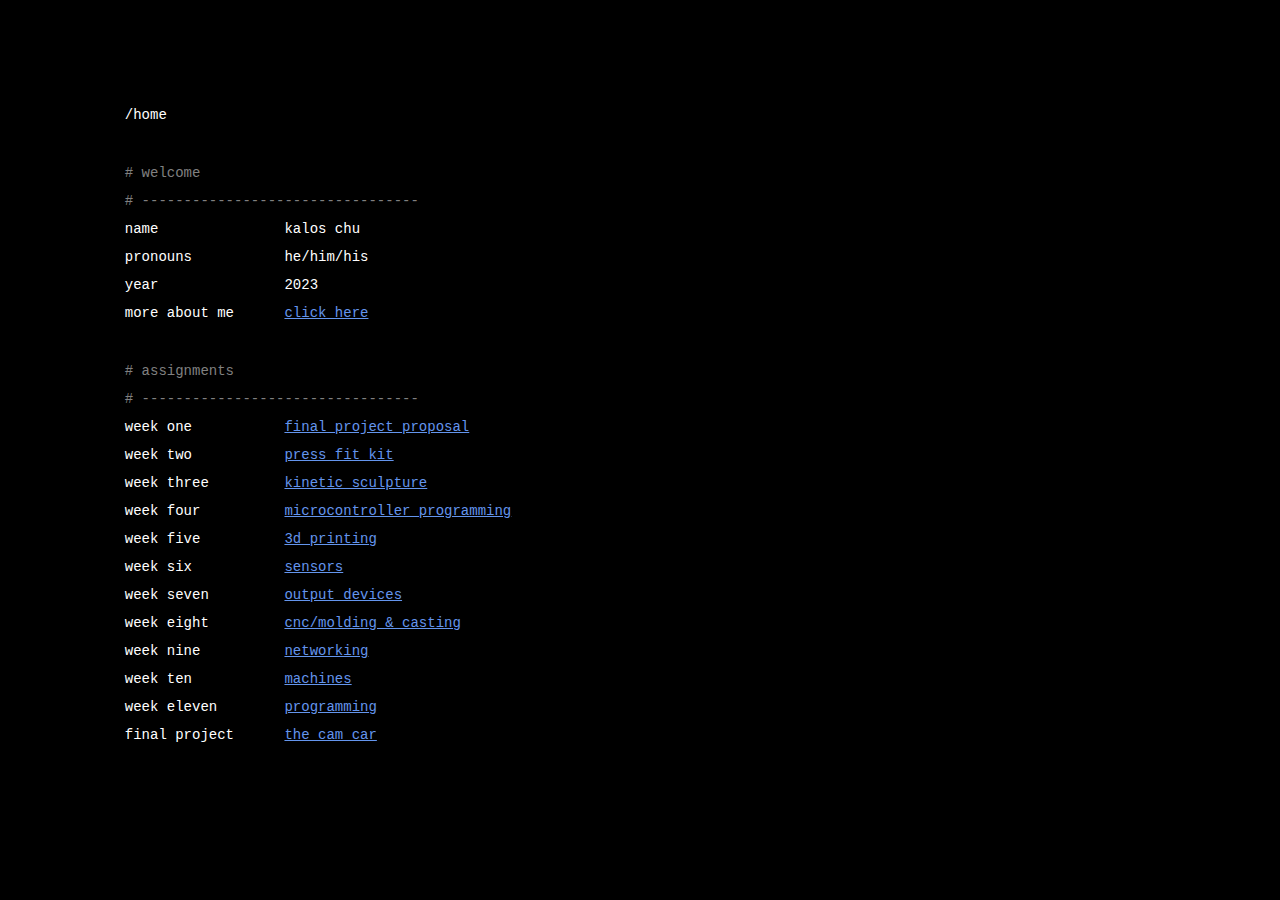
<file: index.html>
<!DOCTYPE html>
<html lang="en">

<head>
  <link rel="preconnect" href="https://fonts.googleapis.com"> 
  <link rel="preconnect" href="https://fonts.gstatic.com" crossorigin> 
  <link href="https://fonts.googleapis.com/css2?family=Roboto+Mono&display=swap" rel="stylesheet">
</head>

<body bgcolor=#000000>
  <div>
    <pre>
  /home
    </pre>
  </div>
<div>
  <pre style="color:gray">
  # welcome
  </pre>
  <pre style="color:gray">
  # ---------------------------------
  </pre>
  <pre>
  name               kalos chu
  </pre>
  <pre>
  pronouns           he/him/his
  </pre>
  <pre>
  year               2023
  </pre>
  <pre>
  more about me      <a href="about.html">click here</a>
    </pre>
</div>
<div>
  <pre style="color:gray">
  # assignments
  </pre>
  <pre style="color:gray">
  # ---------------------------------
  </pre>
  <pre>
  week one           <a href="week1.html">final project proposal</a>
  </pre>
  <pre>
  week two           <a href="week2.html">press fit kit</a> 
  </pre>
  <pre>
  week three         <a href="week3.html">kinetic sculpture</a> 
  </pre>
  <pre>
  week four          <a href="week4.html">microcontroller programming</a> 
  </pre>
  <pre>
  week five          <a href="week5.html">3d printing</a> 
  </pre>
  <pre>
  week six           <a href="week6.html">sensors</a> 
  </pre>
  <pre>
  week seven         <a href="week7.html">output devices</a> 
  </pre>
  <pre>
  week eight         <a href="week8.html">cnc/molding & casting</a> 
  </pre>
  <pre>
  week nine          <a href="week9.html">networking</a> 
  </pre>
  <pre>
  week ten           <a href="week10.html">machines</a> 
  </pre>
  <pre>
  week eleven        <a href="week11.html">programming</a> 
  </pre>
  <pre>
  final project      <a href="finalproject.html">the cam car</a> 
  </pre>
</div>
</body>

<link rel="stylesheet" href="style.css">



</html>
</file>
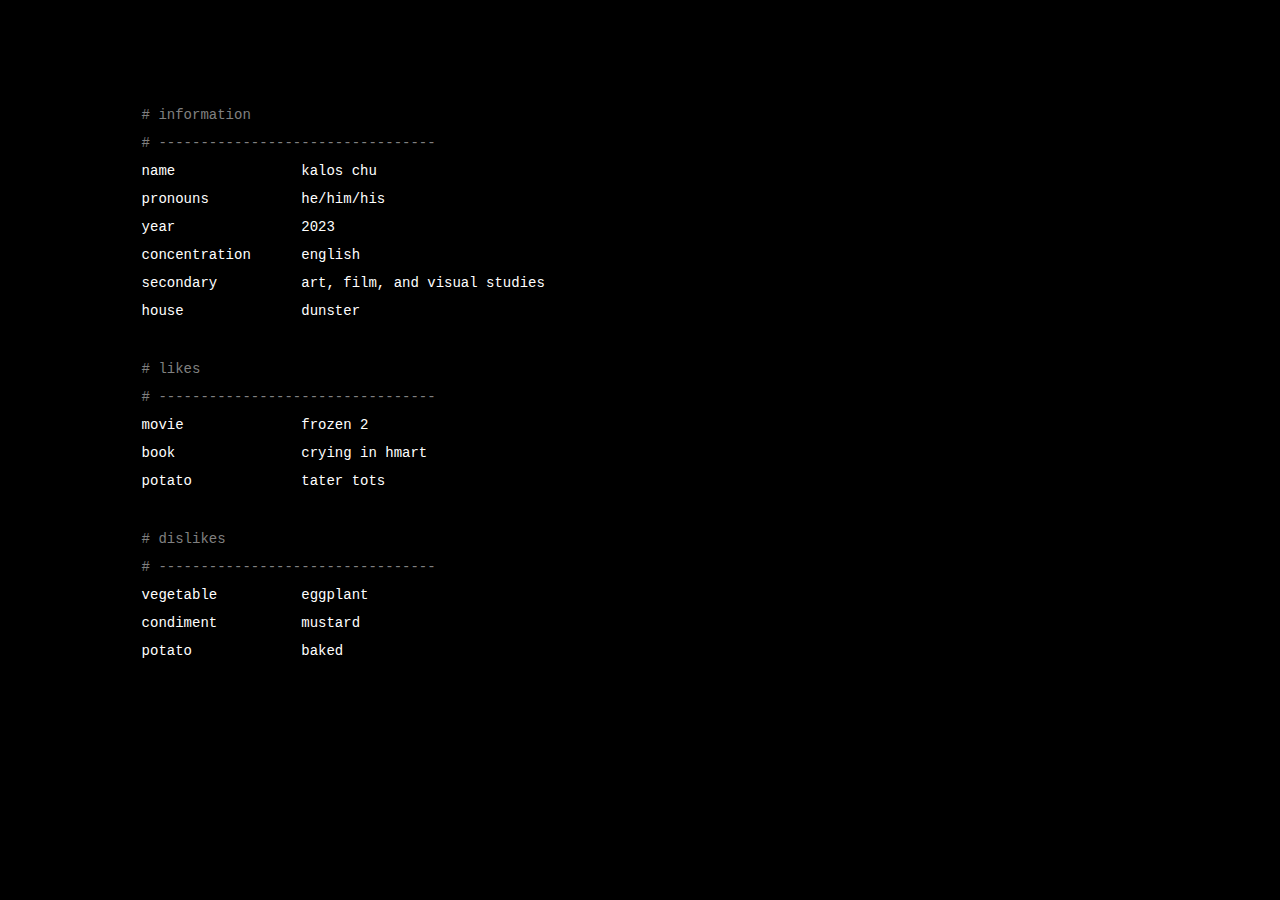
<file: about.html>
<!DOCTYPE html>
<html lang="en">

<head>
  <link rel="preconnect" href="https://fonts.googleapis.com"> 
<link rel="preconnect" href="https://fonts.gstatic.com" crossorigin> 
<link href="https://fonts.googleapis.com/css2?family=Roboto+Mono&display=swap" rel="stylesheet">
</head>

<body bgcolor=#000000>
  <div>
    <pre style="color:gray">
    # information
    </pre>
    <pre style="color:gray">
    # ---------------------------------
    </pre>
    <pre>
    name               kalos chu
    </pre>
    <pre>
    pronouns           he/him/his
    </pre>
    <pre>
    year               2023
    </pre>
    <pre>
    concentration      english
    </pre>
    <pre>
    secondary          art, film, and visual studies
    </pre>
    <pre>
    house              dunster
    </pre>
  </div>
  <div>
    <pre style="color:gray">
    # likes
    </pre>
    <pre style="color:gray">
    # ---------------------------------
    </pre>
    <pre>
    movie              frozen 2
    </pre>
    <pre>
    book               crying in hmart
    </pre>
    <pre>
    potato             tater tots
    </pre>

  </div>
  <div>
    <pre style="color:gray">
    # dislikes
    </pre>
    <pre style="color:gray">
    # ---------------------------------
    </pre>
    <pre>
    vegetable          eggplant
    </pre>
    <pre>
    condiment          mustard
    </pre>
    <pre>
    potato             baked
    </pre>

  </div>
</body>

<link rel="stylesheet" href="style.css">

</html>
</file>
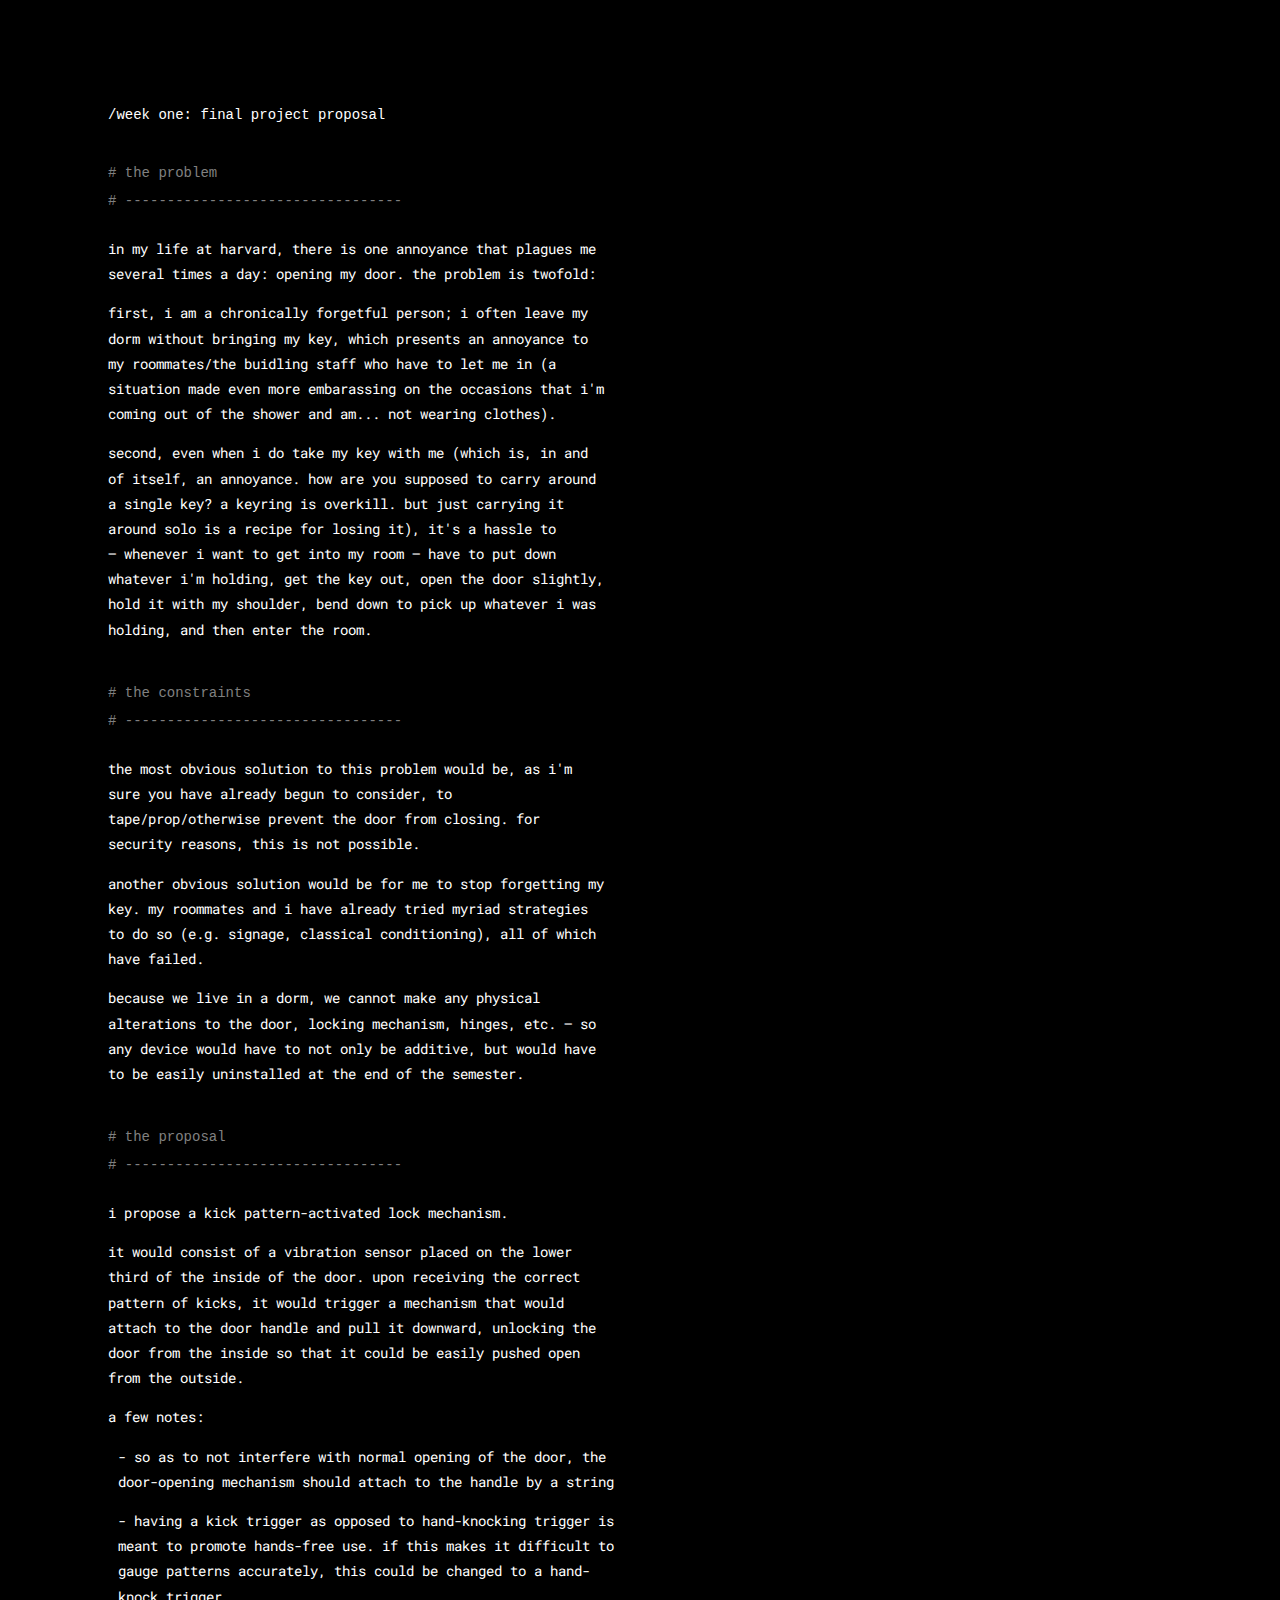
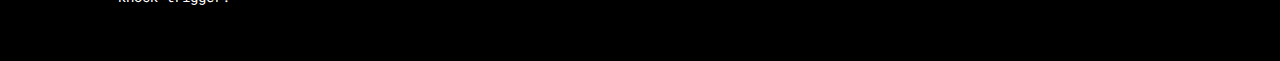
<file: week1.html>
<!DOCTYPE html>
<html lang="en">

<head>
  <link rel="preconnect" href="https://fonts.googleapis.com"> 
<link rel="preconnect" href="https://fonts.gstatic.com" crossorigin> 
<link href="https://fonts.googleapis.com/css2?family=Roboto+Mono&display=swap" rel="stylesheet">
</head>

<body bgcolor=#000000>
  
  <div>
    <pre>
/week one: final project proposal
    </pre>
  </div>
  

  
  <div>
    <pre style="color:gray">
# the problem
    </pre>
    <pre style="color:gray">
# ---------------------------------
  </pre>
    <p>
in my life at harvard, there is one annoyance that plagues me
several times a day: opening my door. the problem is twofold:
</p>

<p>first, i am a chronically forgetful person; i often leave my dorm
without bringing my key, which presents an annoyance to my roommates/the buidling staff who have to
let me in (a situation made even more embarassing on the occasions 
that i'm coming out of the shower and am... not wearing clothes).
</p>
<p>
second, even when i do take my key with me (which is, in and of itself, an annoyance. how are you supposed to carry 
around a single key? a keyring is overkill. but just carrying it around solo is a recipe for losing it), it's
a hassle to — whenever i want to get into my room — have to put down whatever i'm holding, 
get the key out, open the door slightly, hold it with my shoulder,
bend down to pick up whatever i was holding, and then enter the room.


    </p>
  
  </div>
  <div>
    <pre style="color:gray">
# the constraints
    </pre>
    <pre style="color:gray">
# ---------------------------------
  </pre>
    <p>
the most obvious solution to this problem would be, 
as i'm sure you have already begun to consider, to 
tape/prop/otherwise prevent the door from closing.
for security reasons, this is not possible. 
</p>

<p>
another obvious solution would be for me to stop forgetting my 
key. my roommates and i have already tried myriad strategies to do so (e.g.
signage, classical conditioning), all of which have failed.
</p>
<p>
because we live in a dorm, we cannot make any physical alterations 
to the door, locking mechanism, hinges, etc. — so any device 
would have to not only be additive, but would have to be easily uninstalled
at the end of the semester. 


    </p>
  
  </div>

  <div>
    <pre style="color:gray">
# the proposal
    </pre>
    <pre style="color:gray">
# ---------------------------------
  </pre>
    <p>
i propose a kick pattern-activated lock mechanism.
</p>

<p>
it would consist of a vibration sensor placed on the lower third of the 
inside of the door. upon receiving the correct pattern of kicks,
it would trigger a mechanism that would attach to the door handle and pull it downward,
unlocking the door from the inside so that it could be easily pushed open from the outside.
</p>
<p>
a few notes:
</p>

    <p style="padding-left: 10px";>
- so as to not interfere with normal opening of the door, the door-opening mechanism should attach to the handle by a string
</p>
<p style="padding-left: 10px";>
  - having a kick trigger as opposed to hand-knocking trigger is meant to promote hands-free use. if this makes it difficult to gauge patterns accurately, this could be changed to a hand-knock trigger.
  </p>
  
  </div>
</body>

<link rel="stylesheet" href="style.css">

</html>
</file>
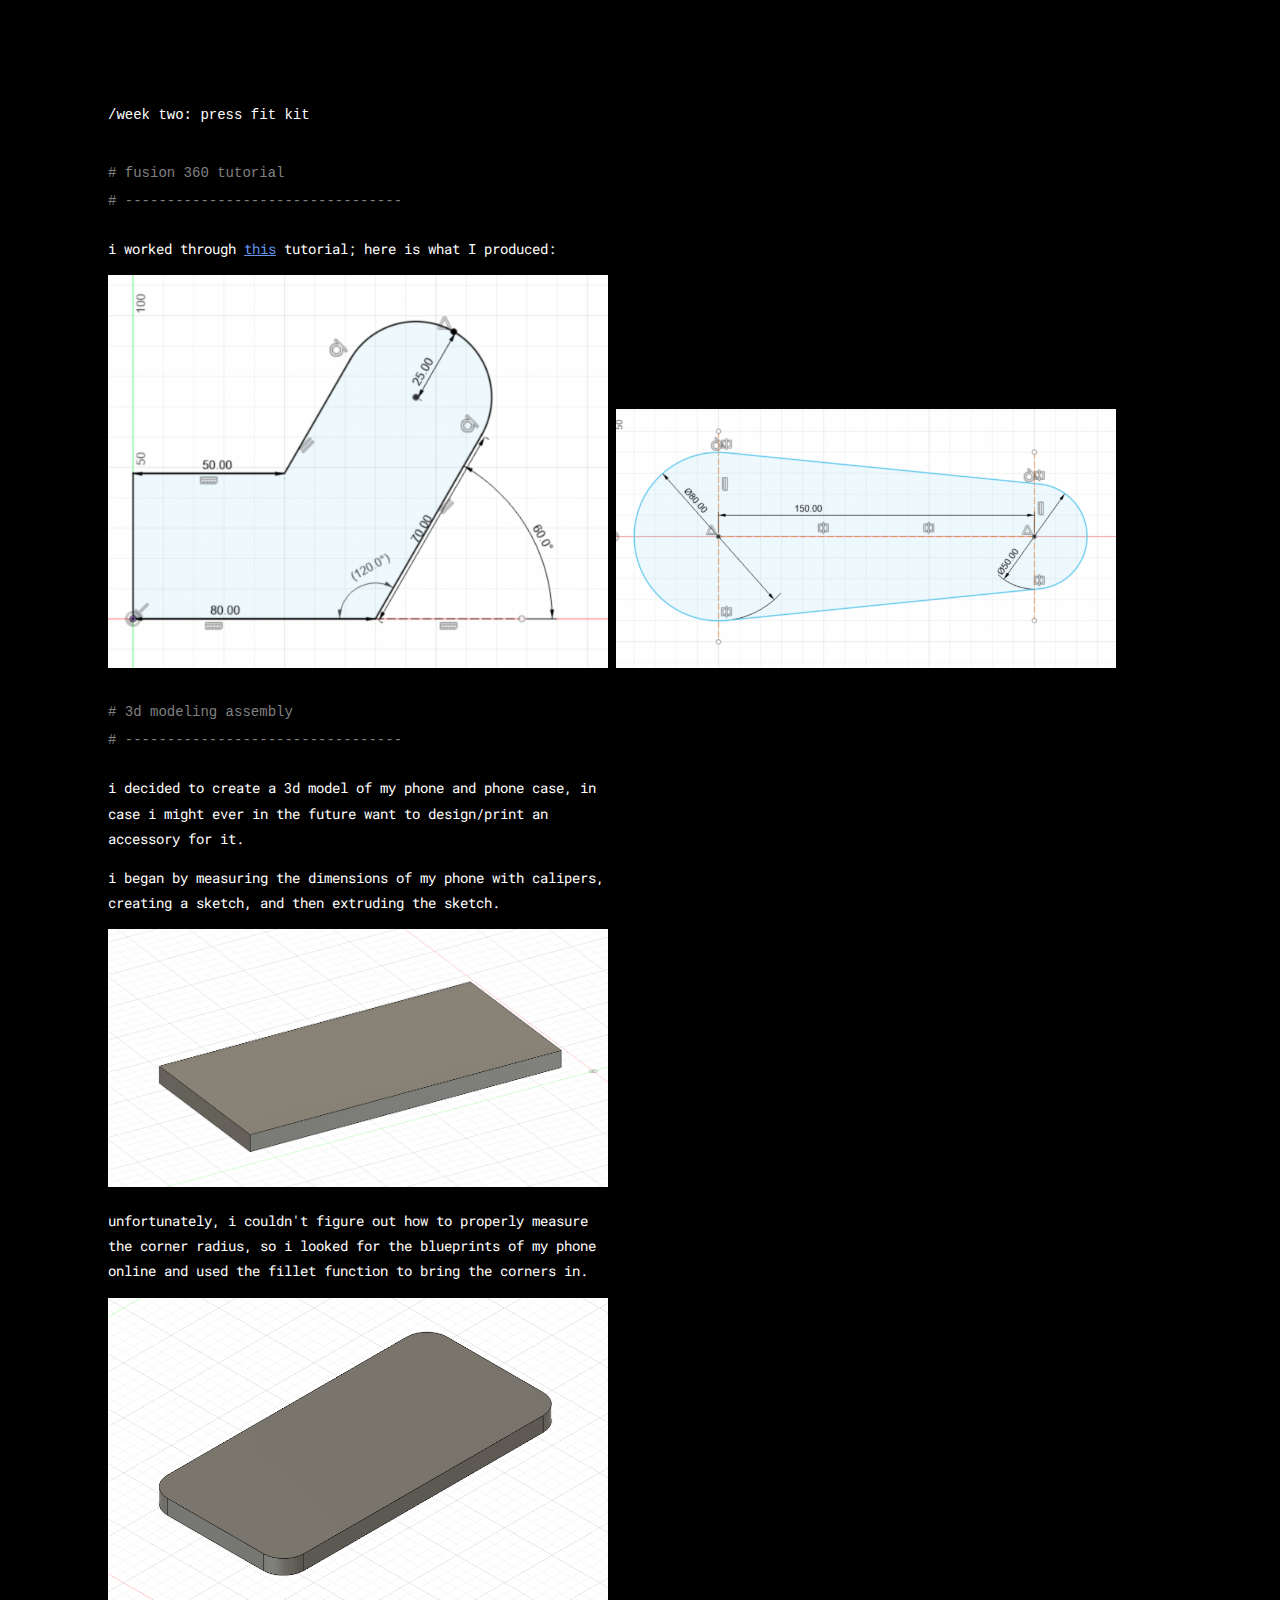
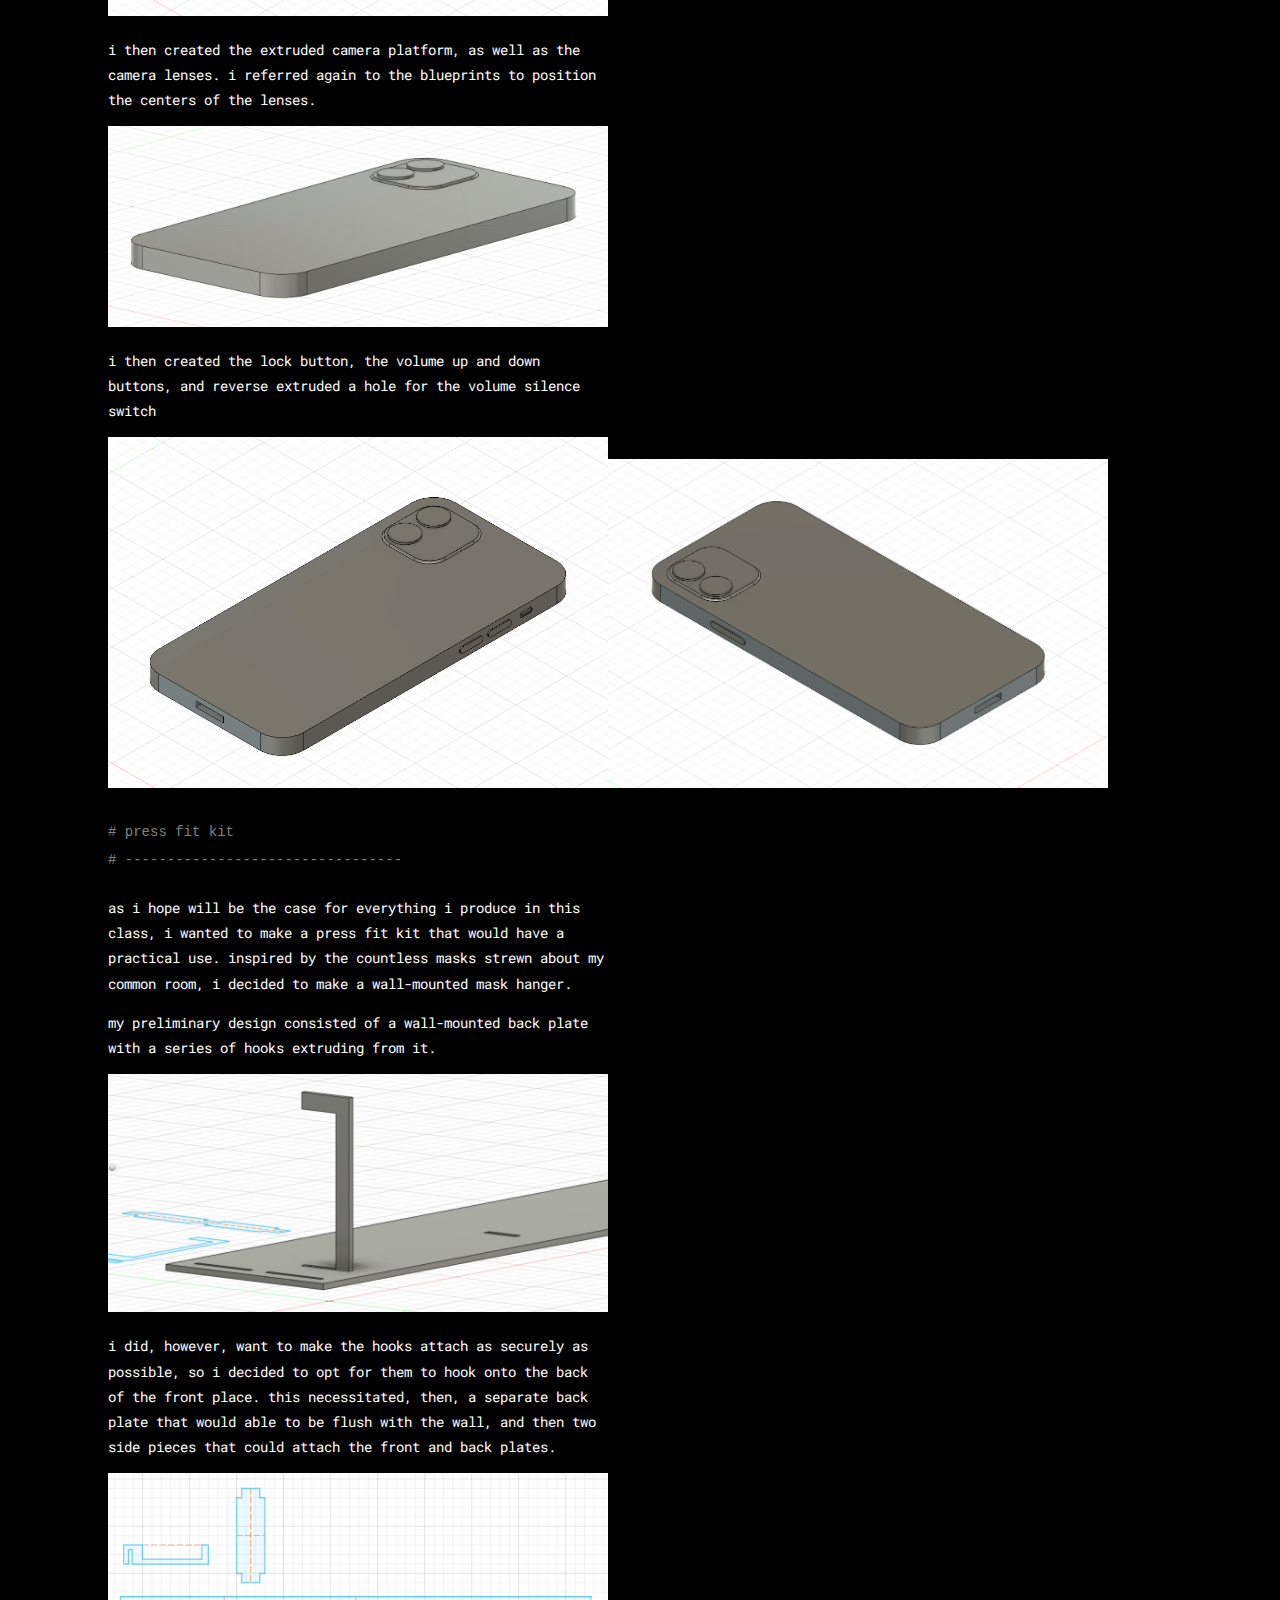
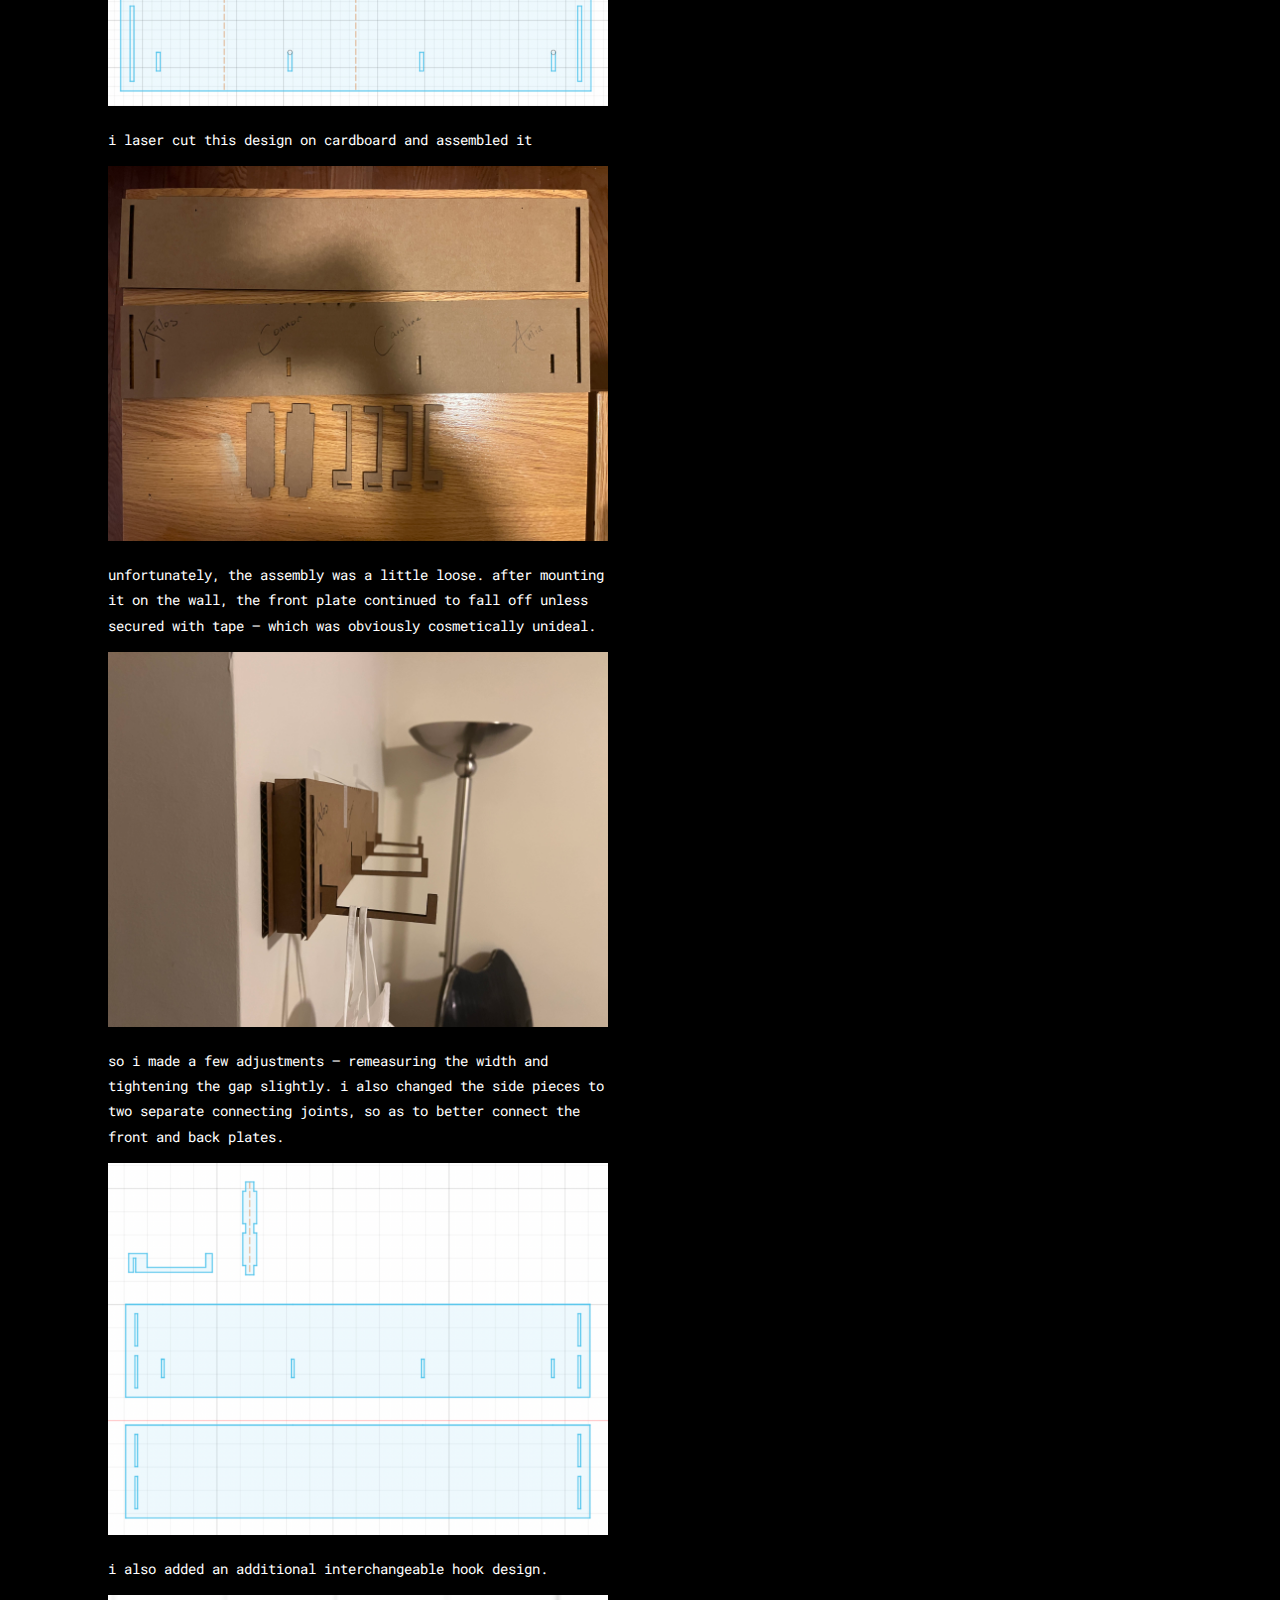
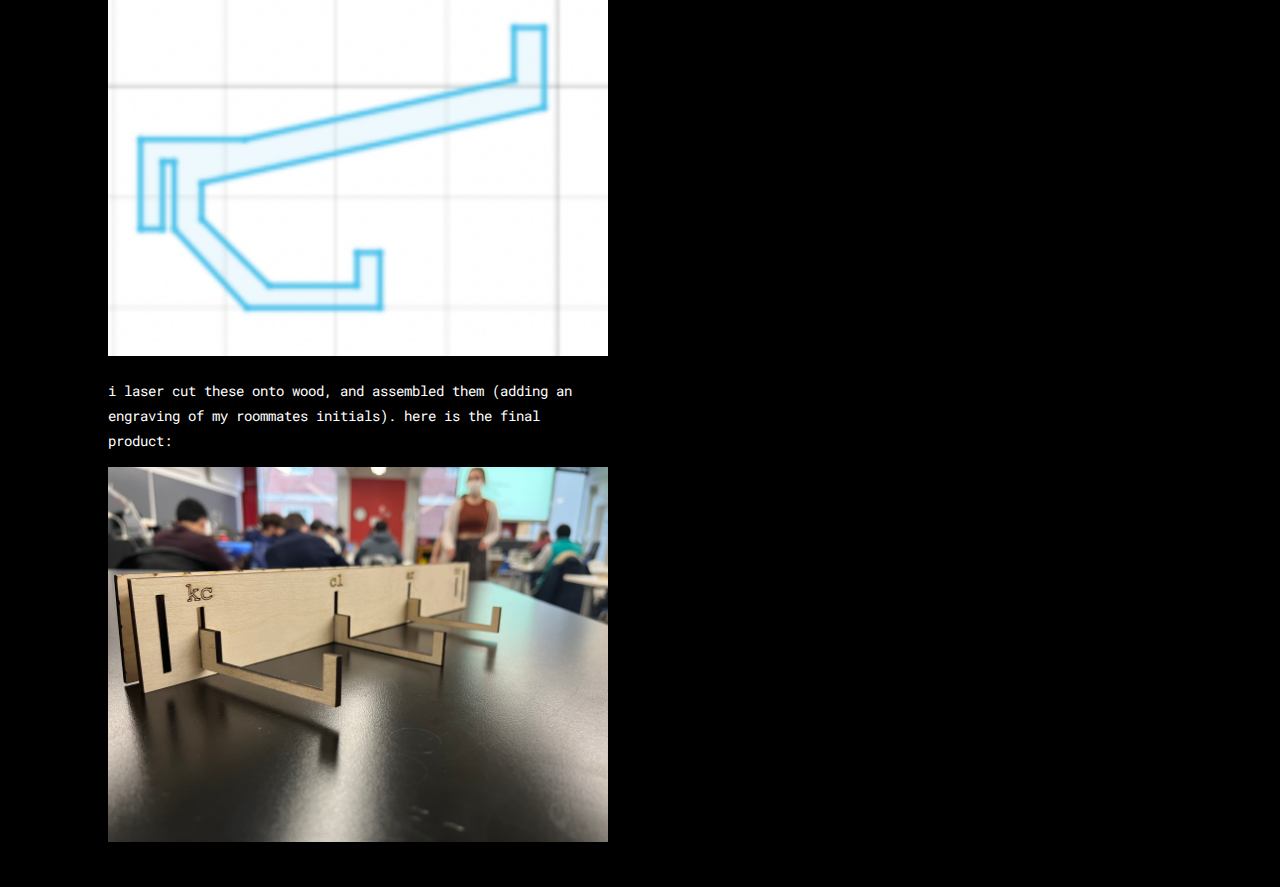
<file: week2.html>
<!DOCTYPE html>
<html lang="en">

<head>
  <link rel="preconnect" href="https://fonts.googleapis.com"> 
<link rel="preconnect" href="https://fonts.gstatic.com" crossorigin> 
<link href="https://fonts.googleapis.com/css2?family=Roboto+Mono&display=swap" rel="stylesheet">
</head>

<body bgcolor=#000000>
  
  <div>
    <pre>
/week two: press fit kit
    </pre>
  </div>
  

  
  <div>
    <pre style="color:gray">
# fusion 360 tutorial
    </pre>
    <pre style="color:gray">
# ---------------------------------
  </pre>
    <p>
      i worked through <a href="https://www.youtube.com/watch?v=vVFYrBClkPc">this</a> tutorial; here is what I produced:
</p>
<img src="images/tutorial1.png" width="500">
<img src="images/tutorial2.png" width="500">

  </div>
  <div>
    <pre style="color:gray">
# 3d modeling assembly
    </pre>
    <pre style="color:gray">
# ---------------------------------
  </pre>
    <p>
i decided to create a 3d model of my phone and phone case, in case
i might ever in the future want to design/print an accessory for it. 
</p>

<p>
i began by measuring the dimensions of my phone with calipers, creating
a sketch, and then extruding the sketch.
</p>
<img src="images/assembly1.png">
<p>
unfortunately, i couldn't figure out how to properly measure the corner radius,
so i looked for the blueprints of my phone online and used the fillet
function to bring the corners in.
</p>
<img src="images/assembly2.png">
  <p>
i then created the extruded camera platform, as well as the camera lenses. 
i referred again to the blueprints to position the centers of the lenses.
</p>
<img src="images/assembly3.png">
<p>
  i then created the lock button, the volume up and down buttons, and reverse extruded a 
  hole for the volume silence switch
</p>
<img src="images/assembly4.png" width="250px"><img src="images/assembly5.png" width="250px">
  </div>

  <div>
    <pre style="color:gray">
# press fit kit
    </pre>
    <pre style="color:gray">
# ---------------------------------
  </pre>
    <p>
      as i hope will be the case for everything i produce in this class, i wanted to make a press fit kit that would have a practical use. inspired by the countless masks strewn about my common room, i decided to make a wall-mounted mask hanger.
    </p>

<p>
  my preliminary design consisted of a wall-mounted back plate with a series of hooks extruding from it. 
</p>
<img src="images/pfk1.png">
<p>
  i did, however, want to make the hooks attach as securely as possible, so i decided to opt for them to hook onto the back of the front place. this necessitated, then, a separate back plate that would able to be flush with the wall, and then two side pieces that could attach the front and back plates.
</p>
<img src="images/pfk2.png">
<p>
  i laser cut this design on cardboard and assembled it
</p>
<img src="images/pfk3.jpg">
<p>
  unfortunately, the assembly was a little loose. after mounting it on the wall, the front plate continued to fall off unless secured with tape — which was obviously cosmetically unideal.
</p>
<img src="images/pfk4.jpg">
<p>
  so i made a few adjustments — remeasuring the width and tightening the gap slightly. i also changed the side pieces to two separate connecting joints, so as to better connect the front and back plates. 
</p>
<img src="images/pfk5.png">
<p>
  i also added an additional interchangeable hook design. 
</p>
<img src="images/pfk6.png">
<p>
  i laser cut these onto wood, and assembled them (adding an engraving of my roommates initials). here is the final product:
</p>
<img src="images/pfk7.jpg">
  </div>
</body>

<link rel="stylesheet" href="style.css">

</html>
</file>
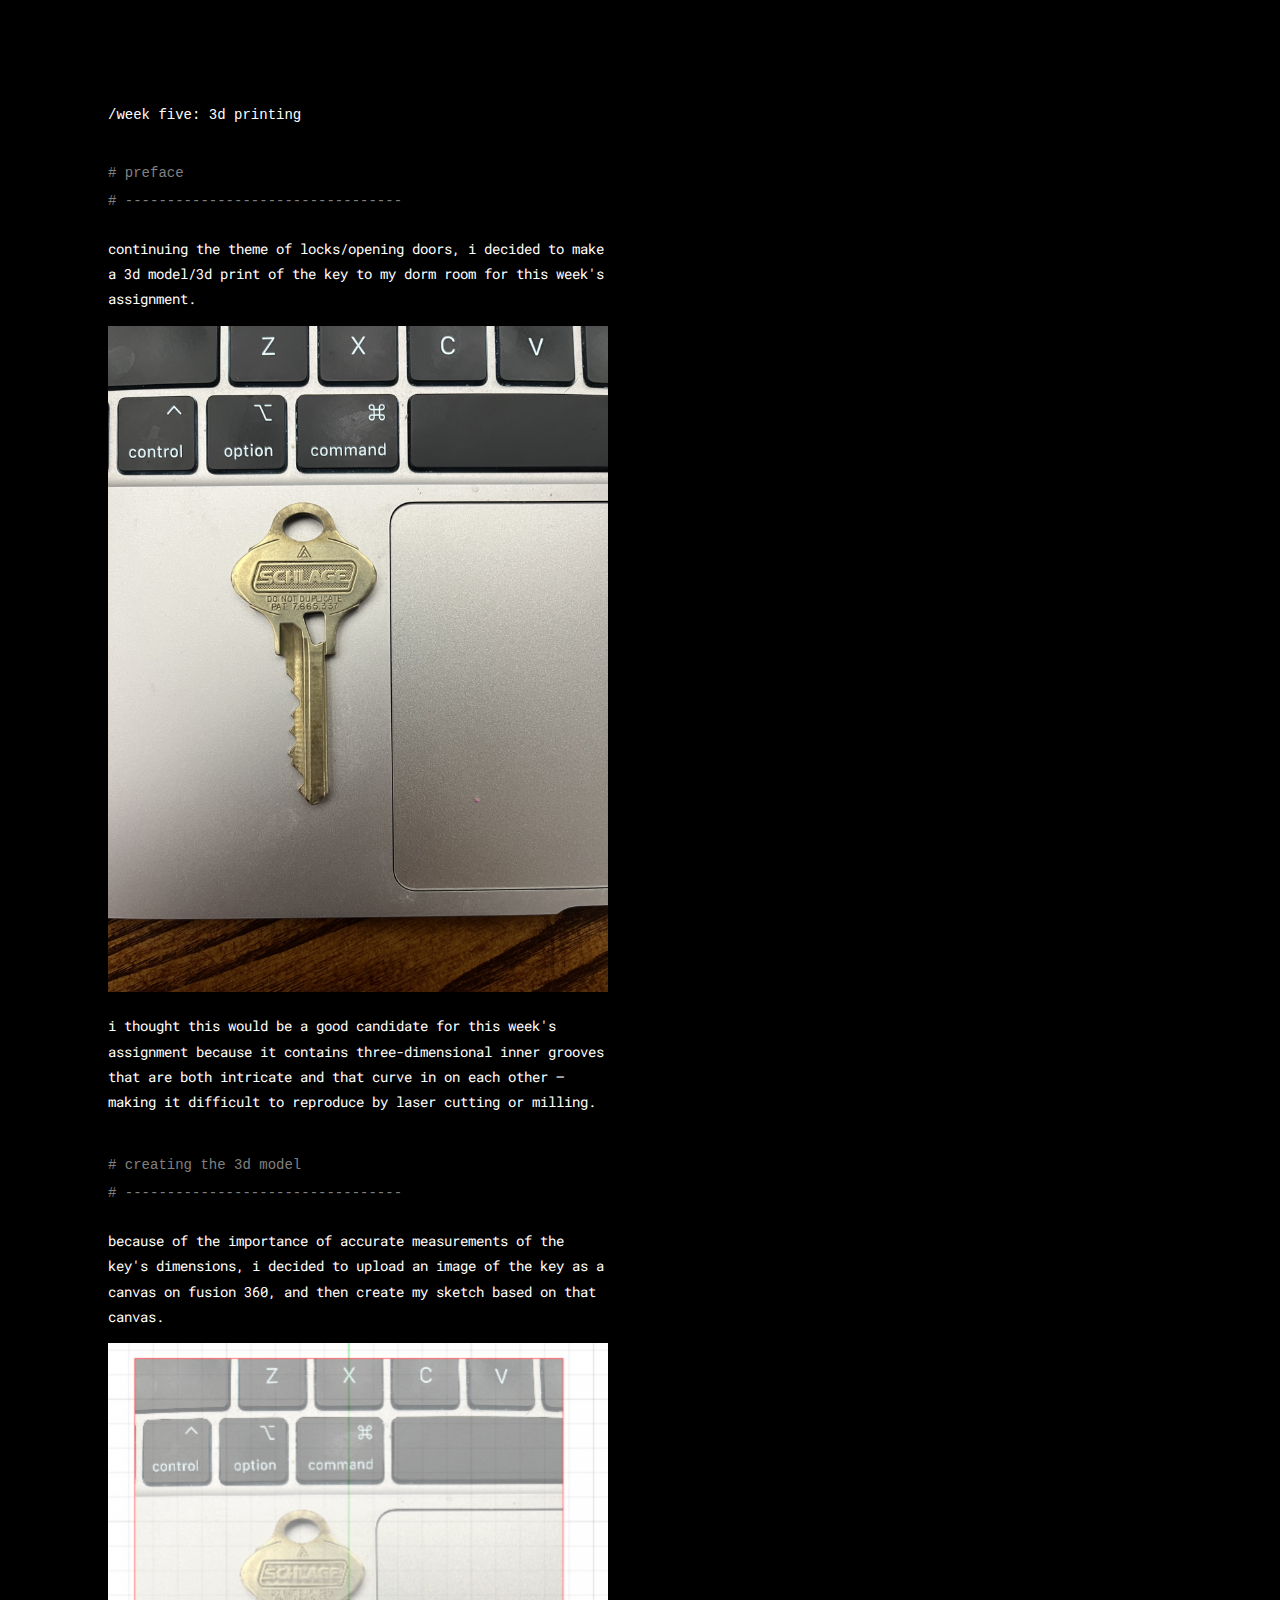
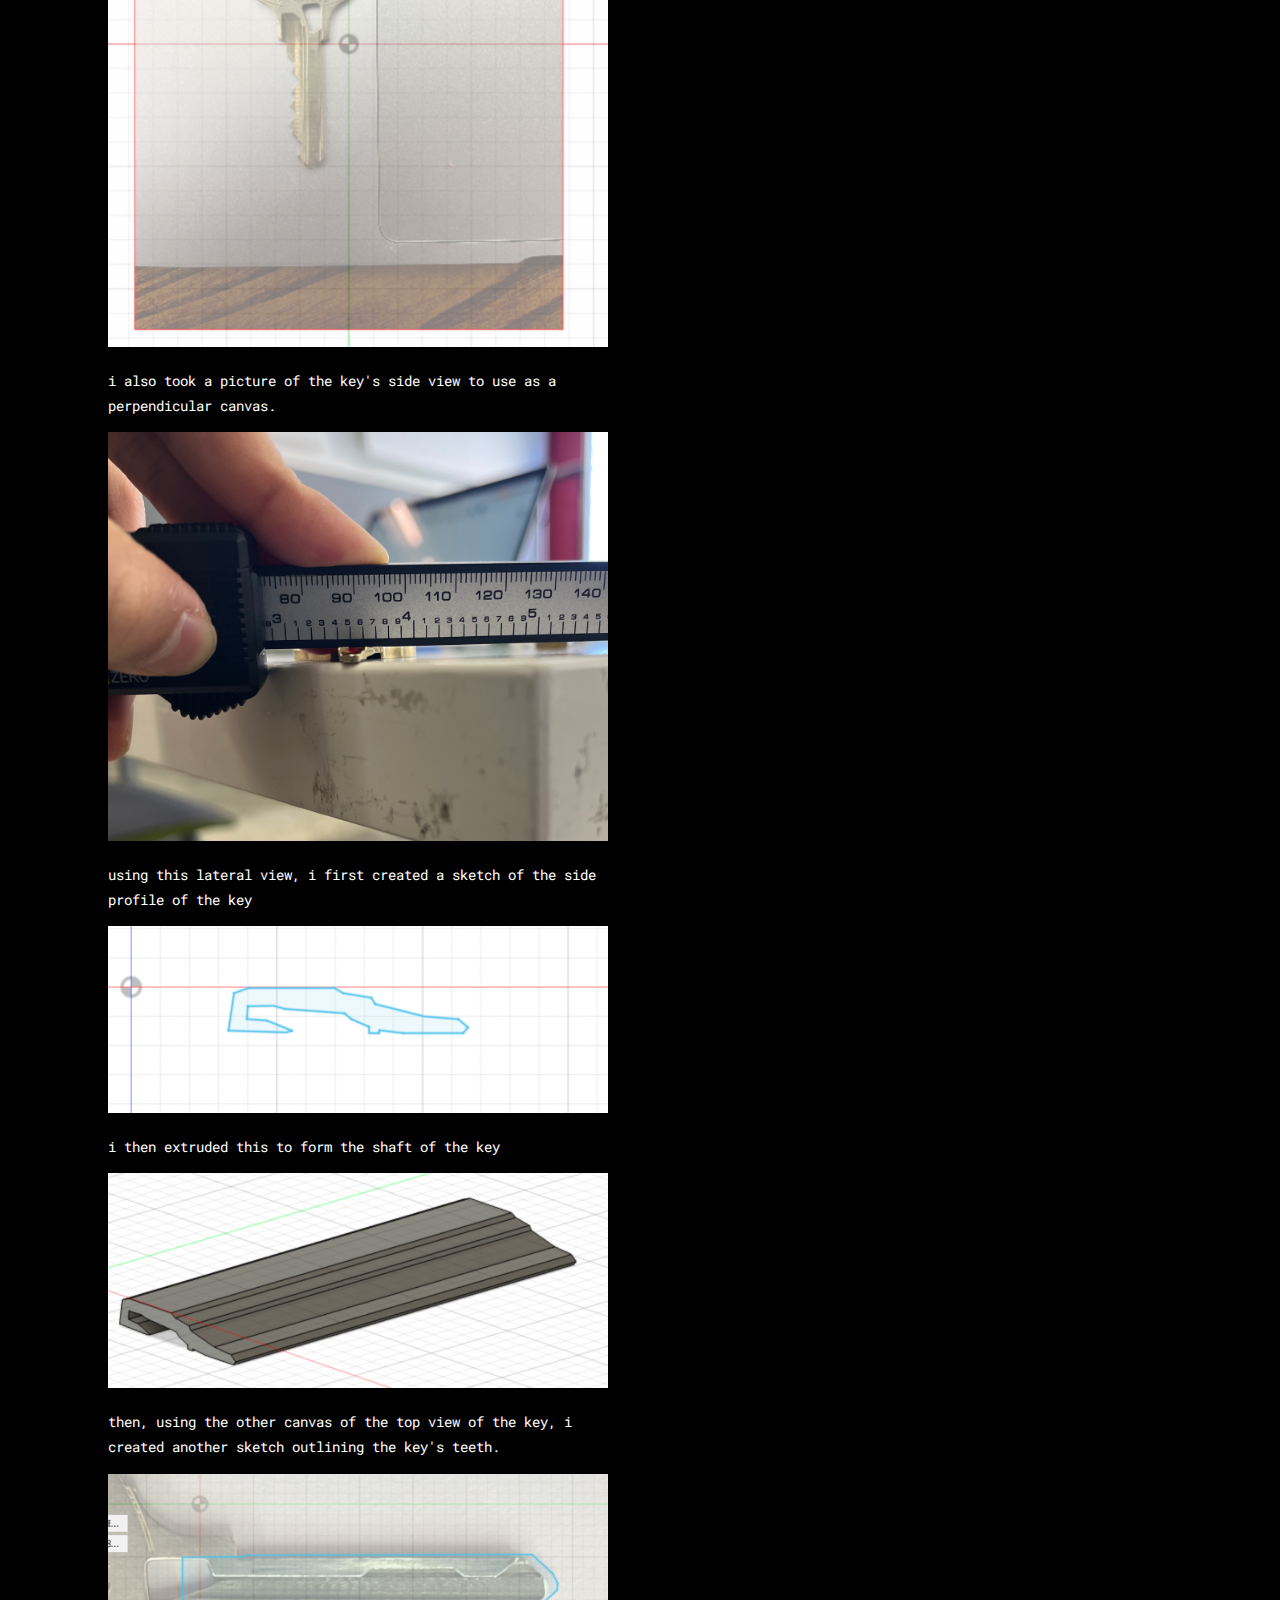
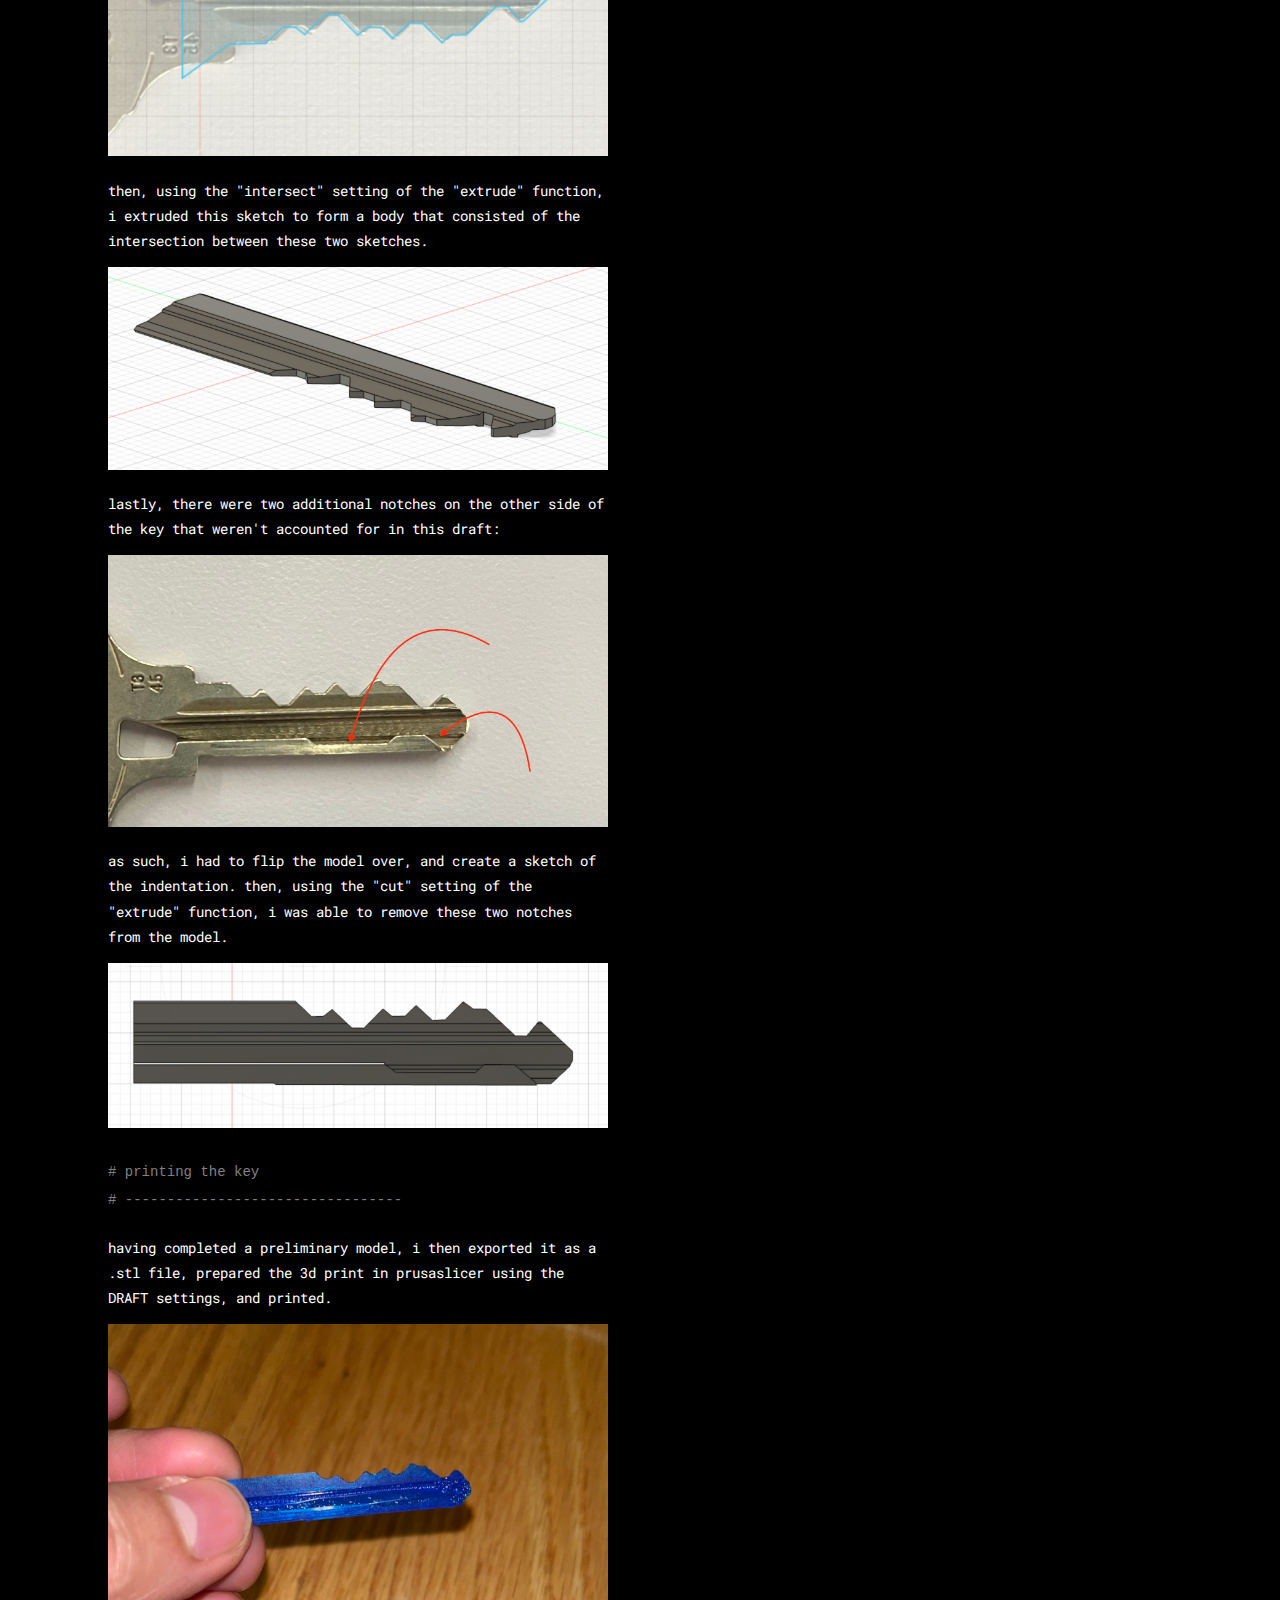
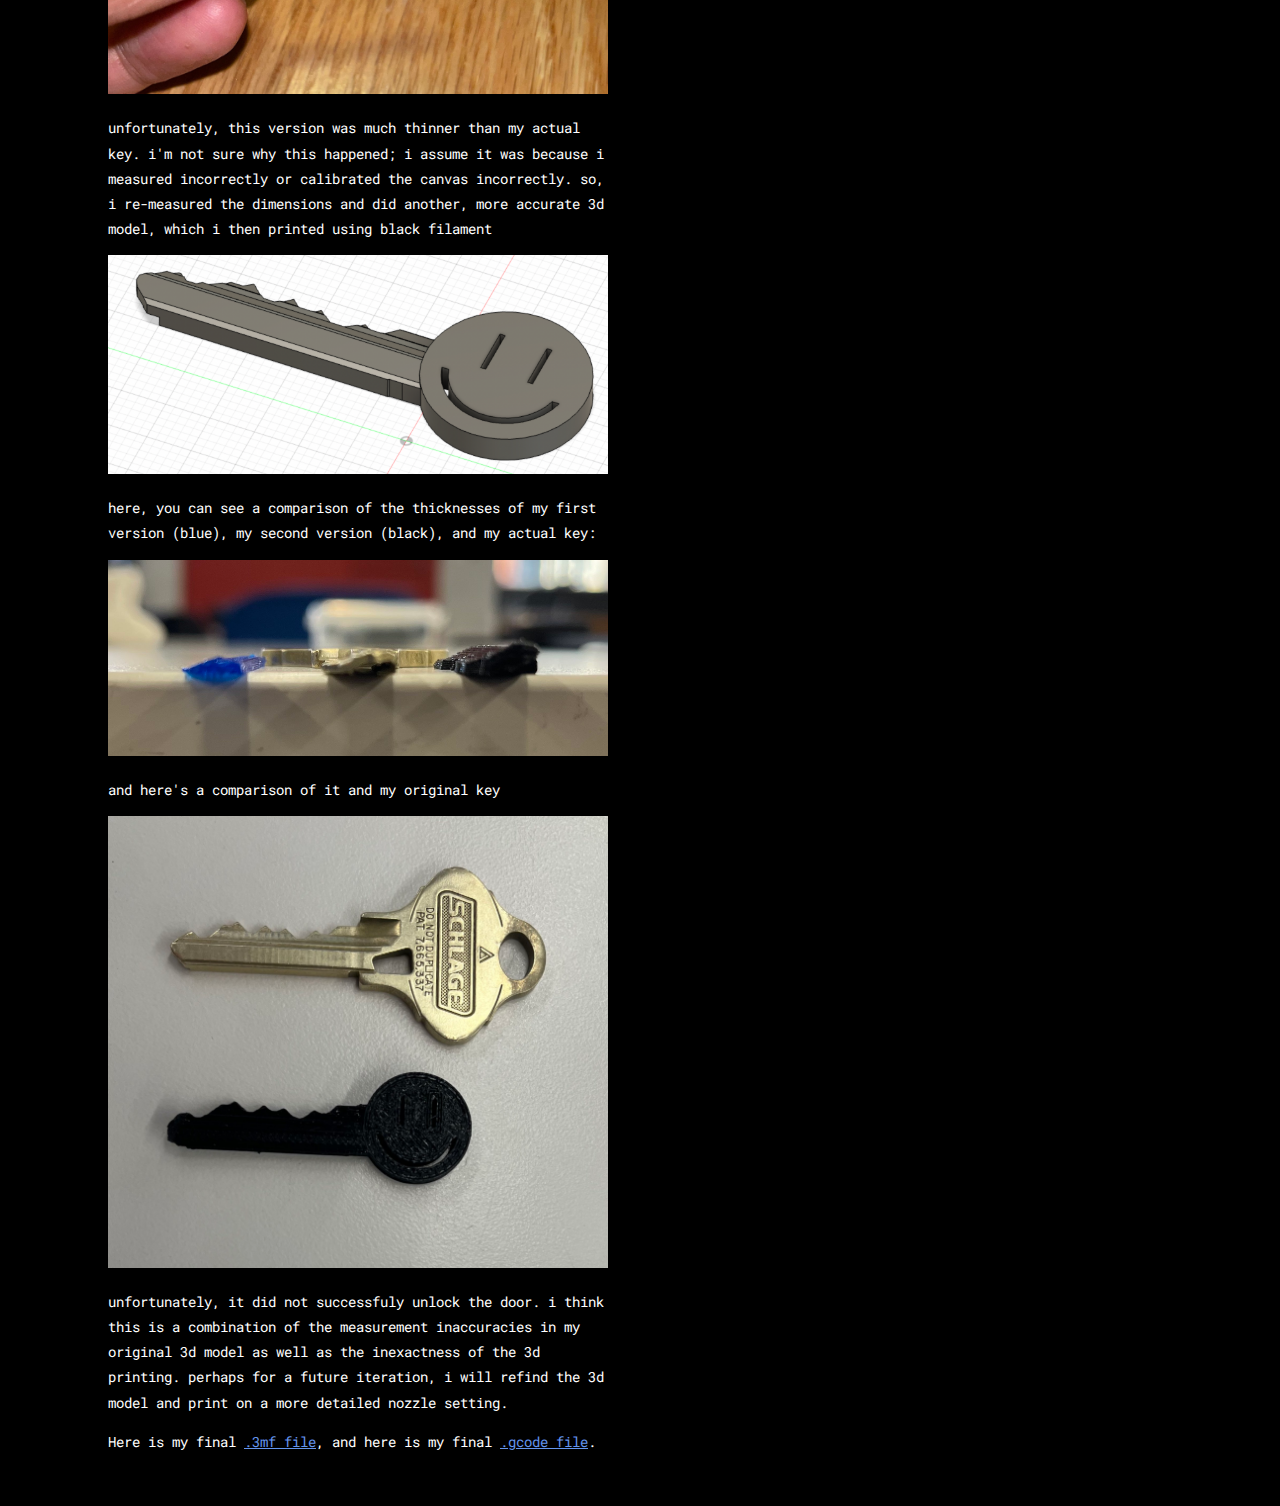
<file: week5.html>
<!DOCTYPE html>
<html lang="en">

<head>
  <link rel="preconnect" href="https://fonts.googleapis.com"> 
<link rel="preconnect" href="https://fonts.gstatic.com" crossorigin> 
<link href="https://fonts.googleapis.com/css2?family=Roboto+Mono&display=swap" rel="stylesheet">
</head>

<body bgcolor=#000000>
  
  <div>
    <pre>
/week five: 3d printing
    </pre>  
  </div>
  

  
  <div>
    <pre style="color:gray">
# preface
    </pre>
    <pre style="color:gray">
# ---------------------------------
  </pre>
    <p>
continuing the theme of locks/opening doors, i decided to make a 3d model/3d print of 
the key to my dorm room for this week's assignment. 
</p>
<img src="images/3d1.jpg">
<p>
i thought this would be a good candidate for this
week's assignment because it contains three-dimensional
inner grooves that are both intricate and that curve in on each other — making 
it difficult to reproduce by laser cutting or milling. 
</p>
  </div>
  <div>
    <pre style="color:gray">
# creating the 3d model
    </pre>
    <pre style="color:gray">
# ---------------------------------
  </pre>
    <p>
because of the importance of accurate measurements of the key's dimensions,
i decided to upload an image of the key as a canvas on fusion 360, and then
create my sketch based on that canvas.
</p>
<img src="images/3d2.png">
<p>
i also took a picture of the key's side view to use as a perpendicular canvas.
</p>
<img src="images/3d3.jpg">
<p>
using this lateral view, i first created a sketch of the side profile of the key
</p>
<img src="images/3d4.png">
<p>
  i then extruded this to form the shaft of the key
</p>
<img src="images/3d5.png">
<p>
  then, using the other canvas of the top view of the key, i created another sketch outlining the key's teeth.
</p>
<img src="images/3d6.png">
<p>
  then, using the "intersect" setting of the "extrude" function, i extruded this sketch 
  to form a body that consisted of the intersection between these two sketches.
</p>
<img src="images/3d7.png">
<p>
  lastly, there were two additional notches on the other side of the key 
  that weren't accounted for in this draft:
</p>
<img src="images/3d8.jpg">
<p>
  as such, i had to flip the model over, and create a sketch of the indentation. then, using the "cut" setting of the "extrude"
  function, i was able to remove these two notches from the model.
</p>
<img src="images/3d9.png">
</div>

  <div>
    <pre style="color:gray">
# printing the key
    </pre>
    <pre style="color:gray">
# ---------------------------------
  </pre>
    <p>
having completed a preliminary model, i then exported it as a .stl file, prepared
the 3d print in prusaslicer using the DRAFT settings, and printed.

    </p>
    <img src="images/3d10.jpg">

<p>
unfortunately, this version was much thinner than my actual key. i'm not sure why this happened; i assume
it was because i measured incorrectly or calibrated the canvas incorrectly. so, i re-measured the dimensions
and did another, more accurate 3d model, which i then printed using black filament</p>
<img src="images/3d13.png">
<p>here, you can see a comparison of the thicknesses of my first version (blue), my second version (black), and my actual key:</p>
<img src="images/3d11.jpg">
<p>
and here's a comparison of it and my original key
</p>
<img src="images/3d12.jpg">
<p>
  unfortunately, it did not successfuly unlock the door. i think this is a combination of 
  the measurement inaccuracies in my original 3d model as well as the inexactness of the 3d printing.
  perhaps for a future iteration, i will refind the 3d model and print on a more detailed nozzle setting.
</p>
<p>Here is my final <a download href="/3d model/key.3mf">.3mf file</a>, and here is my final <a download href="3d model/key.gcode">.gcode file</a>.</p>
  </div>
</body>

<link rel="stylesheet" href="style.css">

</html>
</file>
<file: style.css>
body {
    font-family: 'Roboto Mono', monospace;
    line-height: 1.8;
    color: white;
    padding-left: 100px;
    padding-top: 100px;
    font-size: 14px;
  }

p {width: 500px;
  font-size: 14px}
.margin {margin-bottom: 15px;}

.gray {color: gray}

pre {
  white-space: 0px;
  margin-top: 0px;
  line-height: 1.0;
  margin-bottom: 0px;
  width: 500px;
}

a {
  color: cornflowerblue;
}

div{
  padding-bottom: 30px;
}

img {
  width: 500px;
}
pre code {
  background-color: #eee;
  border: 1px solid #999;
  display: block;
  padding: 20px;
}

pre,
code,
kbd,
samp {
  font-family: SFMono-Regular, Menlo, Monaco, Consolas, "Liberation Mono", "Courier New", monospace;
  font-size: 1em;
}
</file>
